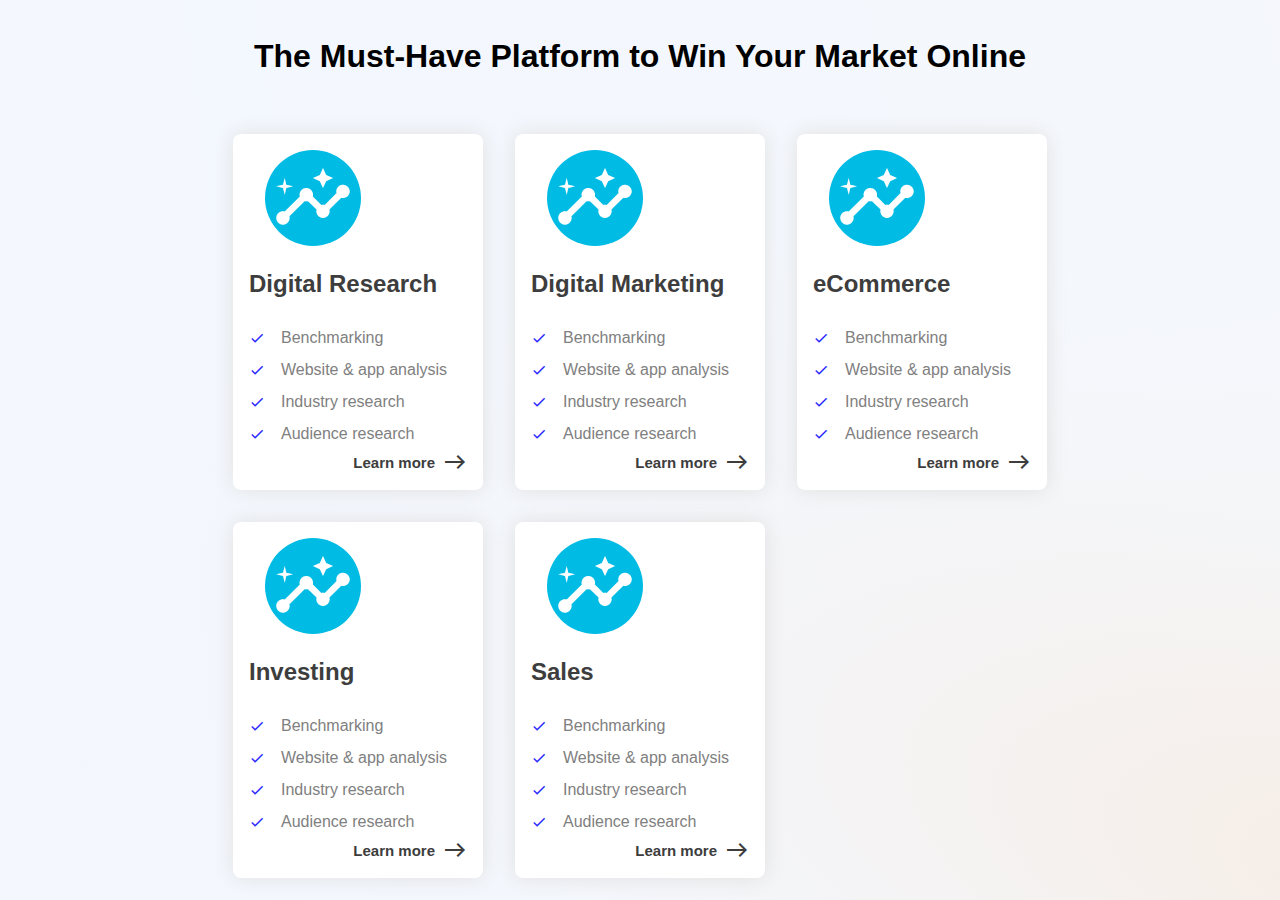
<file: index.html>
<!DOCTYPE html>
<html lang="en">
  <head>
    <meta charset="UTF-8" />
    <meta http-equiv="X-UA-Compatible" content="IE=edge" />
    <meta name="viewport" content="width=device-width, initial-scale=1.0" />
    <title>Octatasks</title>
    <link
      href="https://fonts.googleapis.com/icon?family=Material+Icons+Sharp"
      rel="stylesheet"
    />
    <link rel="preconnect" href="https://fonts.googleapis.com" />
    <link rel="preconnect" href="https://fonts.gstatic.com" crossorigin />
    <link
      href="https://fonts.googleapis.com/css2?family=Poppins:ital,wght@0,200;0,300;0,400;0,500;0,600;0,700;0,800;1,500&display=swap"
      rel="stylesheet"
    />
    <link rel="stylesheet" href="user-dashboard.css" />
  </head>

  <body>
    <h1 class="title">The Must-Have Platform to Win Your Market Online</h1>
   <div class="main-container">

    <div class="content-container">
      <span class="material-icons-sharp icons">
        insights
        </span>
        <div class="text-container">
          <h3 class="text-title">Digital Research</h3>

            <p class="feature"><span class="material-icons-sharp check-mark">
              check
              </span> Benchmarking</p>
            
            <p class="feature"><span class="material-icons-sharp check-mark">
              check
              </span> Website & app analysis</p>
           
            <p class="feature"> <span class="material-icons-sharp check-mark">
              check
              </span> Industry research</p>
            
            <p class="feature"><span class="material-icons-sharp check-mark">
              check
              </span> Audience research</p>
          </div>
          <a href="#" class="learn-more-btn">Learn more <span class="material-icons-sharp">
          east
          </span></a>
    </div>
    <div class="content-container">
      <span class="material-icons-sharp icons">
        insights
        </span>
        <div class="text-container">
          <h3 class="text-title">Digital Marketing</h3>

            <p class="feature"><span class="material-icons-sharp check-mark">
              check
              </span> Benchmarking</p>
            
            <p class="feature"><span class="material-icons-sharp check-mark">
              check
              </span> Website & app analysis</p>
           
            <p class="feature"> <span class="material-icons-sharp check-mark">
              check
              </span> Industry research</p>
            
            <p class="feature"><span class="material-icons-sharp check-mark">
              check
              </span> Audience research</p>
          </div>
          <a href="#" class="learn-more-btn">Learn more <span class="material-icons-sharp">
          east
          </span></a>
    </div>
    <div class="content-container">
      <span class="material-icons-sharp icons">
        insights
        </span>
        <div class="text-container">
          <h3 class="text-title">eCommerce</h3>

            <p class="feature"><span class="material-icons-sharp check-mark">
              check
              </span> Benchmarking</p>
            
            <p class="feature"><span class="material-icons-sharp check-mark">
              check
              </span> Website & app analysis</p>
           
            <p class="feature"> <span class="material-icons-sharp check-mark">
              check
              </span> Industry research</p>
            
            <p class="feature"><span class="material-icons-sharp check-mark">
              check
              </span> Audience research</p>
          </div>
          <a href="#" class="learn-more-btn">Learn more <span class="material-icons-sharp">
          east
          </span></a>
    </div>
    <div class="content-container last-two_container">
      <span class="material-icons-sharp icons">
        insights
        </span>
        <div class="text-container">
          <h3 class="text-title">Investing</h3>

            <p class="feature"><span class="material-icons-sharp check-mark">
              check
              </span> Benchmarking</p>
            
            <p class="feature"><span class="material-icons-sharp check-mark">
              check
              </span> Website & app analysis</p>
           
            <p class="feature"> <span class="material-icons-sharp check-mark">
              check
              </span> Industry research</p>
            
            <p class="feature"><span class="material-icons-sharp check-mark">
              check
              </span> Audience research</p>
          </div>
          <a href="#" class="learn-more-btn">Learn more <span class="material-icons-sharp">
          east
          </span></a>
    </div>
    <div class="content-container last-two_container">
      <span class="material-icons-sharp icons">
        insights
        </span>
        <div class="text-container">
          <h3 class="text-title">Sales</h3>

            <p class="feature"><span class="material-icons-sharp check-mark">
              check
              </span> Benchmarking</p>
            
            <p class="feature"><span class="material-icons-sharp check-mark">
              check
              </span> Website & app analysis</p>
           
            <p class="feature"> <span class="material-icons-sharp check-mark">
              check
              </span> Industry research</p>
            
            <p class="feature"><span class="material-icons-sharp check-mark">
              check
              </span> Audience research</p>
          </div>
          <a href="#" class="learn-more-btn">Learn more <span class="material-icons-sharp">
          east
          </span></a>
    </div>

   </div>
  </body>
</html>
</file>
<file: user-dashboard.css>
*{
  margin: 0;
  padding: 0;
  box-sizing: border-box;
}

body{
  background:url(img/bg.svg);
  display: grid;
  background-size: cover;
  place-items: center;
  height: 100vh;
  font-family: 'Trebuchet MS', 'Lucida Sans Unicode', 'Lucida Grande', 'Lucida Sans', Arial, sans-serif;
}

.title{
  margin: 2rem auto;
}

.content-container{
  background-color: white;
  width: 250px;
  padding: 1em;
  border-radius: 8px;
  box-shadow: 0 0 20px 0 rgb(224, 224, 224) ;
  margin:.5rem;
  cursor: pointer;
}

.main-container{
  display: grid;
  grid-template-columns: repeat(5,1fr);
}

.content-container:hover,.content-container:focus{
  box-shadow: 10px 0 30px 0 rgb(214, 214, 214) ;
  transition: .4s;
  transform: translateY(-15px);
}

.icons{
  font-size:5rem;
  padding:.5rem;
  margin-bottom: 1.5rem;
  margin-left: 1rem;
  background-color: rgb(0, 187, 228);
  border-radius: 100%;
  color: white;
}

.text-title{
  font-size: 1.5rem;
  margin-bottom: 1.5rem;
  color: rgb(61, 61, 61);
}

.feature{
  display: flex;
  align-items: center;
  gap: 1rem;
  line-height: 2;
  color: grey;
}

.check-mark{
  color: rgb(42, 42, 255);
  font-size: 1rem;
}
.learn-more-btn{
  justify-content: right;
  display: flex;
  align-items: center;
  gap: .5rem;
  font-size: 15px;
  font-weight: 600;
  color:rgb(61, 61, 61);;
  text-decoration: none;
}

/* media queries */

@media (max-width:1350px){
  .main-container{
    grid-template-columns: repeat(3,1fr);
  }

  .content-container{
    margin: 1rem;
  }

}

@media (max-width:820px){
  .main-container{
    grid-template-columns: repeat(2,1fr);
  }

  .title{
    font-size: 1.2rem;
    text-align: center;
  }
}
@media (max-width:550px){
  
  .main-container{
    grid-template-columns: repeat(1,1fr);
    width: 100%;
  }
  
  .content-container{
    width: 80%;
    margin: 1rem auto;
  }
}
</file>
